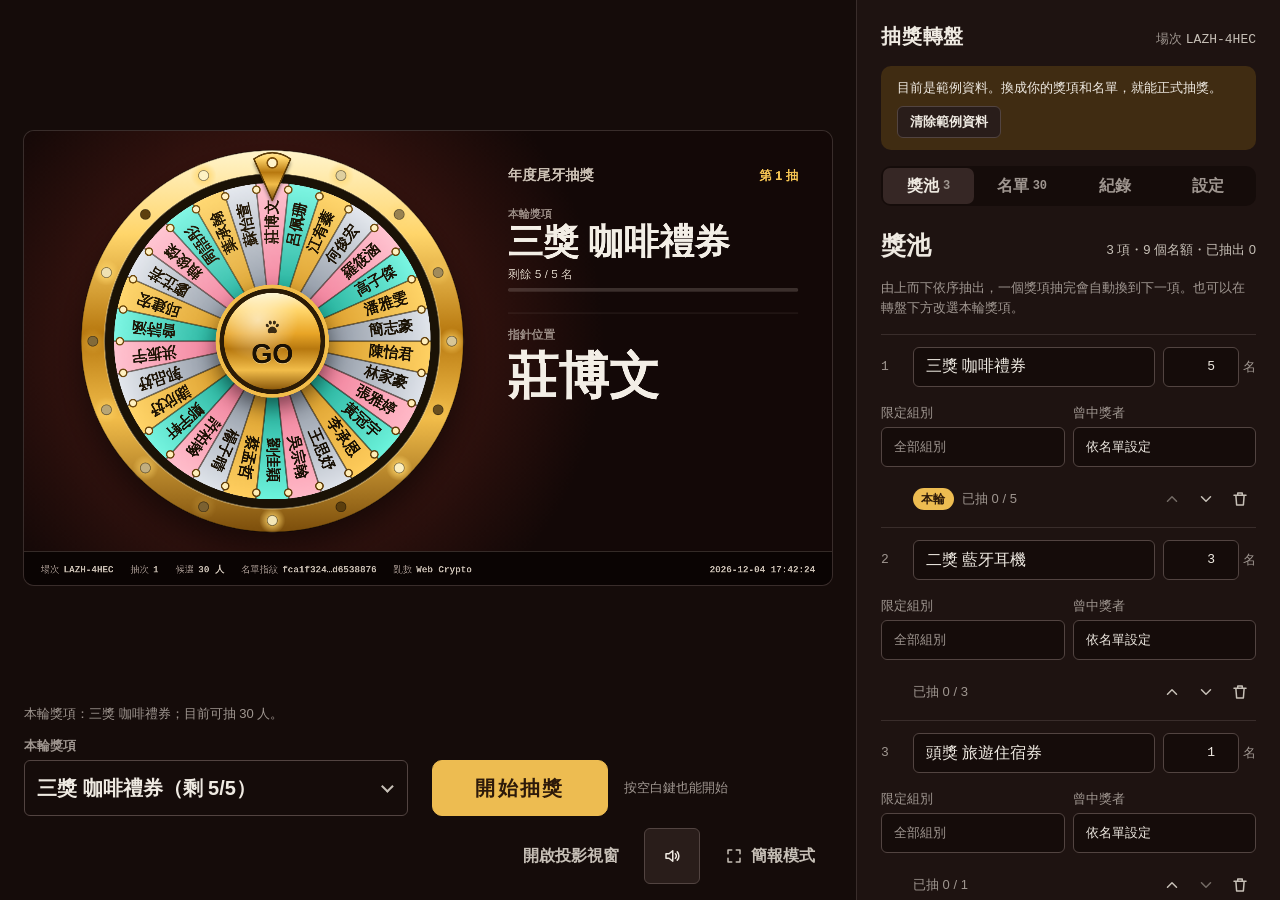
<file: index.html>
<!doctype html>
<html lang="zh-Hant-TW">
<head>
  <meta charset="utf-8">
  <meta name="viewport" content="width=device-width, initial-scale=1, viewport-fit=cover">
  <meta name="color-scheme" content="dark">
  <meta http-equiv="Content-Security-Policy" content="default-src 'none'; script-src 'self'; worker-src 'self'; style-src 'self'; img-src 'self' data:; media-src blob:; base-uri 'none'; form-action 'none'">
  <meta name="referrer" content="no-referrer">
  <title>抽獎轉盤</title>
  <link rel="icon" href="data:image/svg+xml,%3Csvg xmlns='http://www.w3.org/2000/svg' viewBox='0 0 64 64'%3E%3Ccircle cx='32' cy='32' r='29' fill='%23c9a13b'/%3E%3Cpath d='M32 32 32 5A27 27 0 0 1 59 32Z' fill='%23b8312f'/%3E%3Cpath d='M32 32 59 32A27 27 0 0 1 32 59Z' fill='%23f3ead8'/%3E%3Cpath d='M32 32 32 59A27 27 0 0 1 5 32Z' fill='%236d1d1c'/%3E%3Cpath d='M32 32 5 32A27 27 0 0 1 32 5Z' fill='%23e3b555'/%3E%3Ccircle cx='32' cy='32' r='7' fill='%23261612'/%3E%3C/svg%3E">
  <link rel="stylesheet" href="tokens.css">
  <link rel="stylesheet" href="app.css">
</head>
<body>
  <svg class="sprite" aria-hidden="true" focusable="false">
    <symbol id="i-play" viewBox="0 0 24 24"><path d="M7 5v14l11-7z"/></symbol>
    <symbol id="i-download" viewBox="0 0 24 24"><path d="M12 4v11M7 10l5 5 5-5M5 20h14"/></symbol>
    <symbol id="i-import" viewBox="0 0 24 24"><path d="M12 15V4M7 9l5-5 5 5M5 20h14"/></symbol>
    <symbol id="i-plus" viewBox="0 0 24 24"><path d="M12 5v14M5 12h14"/></symbol>
    <symbol id="i-up" viewBox="0 0 24 24"><path d="M6 15l6-6 6 6"/></symbol>
    <symbol id="i-down" viewBox="0 0 24 24"><path d="M6 9l6 6 6-6"/></symbol>
    <symbol id="i-trash" viewBox="0 0 24 24"><path d="M4 7h16M9 7V4h6v3M6.5 7l1 13h9l1-13"/></symbol>
    <symbol id="i-sound" viewBox="0 0 24 24"><path d="M4 9h4l5-4v14l-5-4H4zM16.5 9a4 4 0 0 1 0 6M19 6.5a8 8 0 0 1 0 11"/></symbol>
    <symbol id="i-mute" viewBox="0 0 24 24"><path d="M4 9h4l5-4v14l-5-4H4zM17 9.5l5 5M22 9.5l-5 5"/></symbol>
    <symbol id="i-expand" viewBox="0 0 24 24"><path d="M4 9V4h5M20 9V4h-5M4 15v5h5M20 15v5h-5"/></symbol>
    <symbol id="i-shrink" viewBox="0 0 24 24"><path d="M9 4v5H4M15 4v5h5M9 20v-5H4M15 20v-5h5"/></symbol>
    <symbol id="i-table" viewBox="0 0 24 24"><path d="M4 5h16v14H4zM4 10h16M4 14.5h16M10 5v14"/></symbol>
    <symbol id="i-archive" viewBox="0 0 24 24"><path d="M3.5 4h17v4h-17zM5 8v12h14V8M10 12h4"/></symbol>
    <symbol id="i-shield" viewBox="0 0 24 24"><path d="M12 3l7 3v6c0 4.4-3 7.6-7 9-4-1.4-7-4.6-7-9V6zM9 12l2 2 4-4"/></symbol>
    <symbol id="i-x" viewBox="0 0 24 24"><path d="M6 6l12 12M18 6L6 18"/></symbol>
  </svg>

  <div class="app" id="app">
    <main class="stage-area">
      <div class="stage-frame">
        <canvas id="stage" class="stage-canvas" width="1920" height="1080" role="img" aria-label="抽獎轉盤"></canvas>
      </div>

      <div class="controls">
        <p id="stage-text" class="stage-text" role="status" aria-live="polite"></p>
        <label class="controls__prize">
          <span class="controls__label">本輪獎項</span>
          <span class="select-wrap">
            <select id="prize-select" class="input select"></select>
          </span>
        </label>
        <div class="controls__go">
          <button id="spin" class="btn btn--primary btn--spin" type="button">
            <span class="spinner" aria-hidden="true"></span>
            <span class="btn__label">開始抽獎</span>
          </button>
          <p class="controls__hint" id="spin-hint" aria-live="polite">按空白鍵也能開始</p>
        </div>
        <div class="controls__tools">
          <button id="projection-open" class="btn btn--ghost" type="button">開啟投影視窗</button>
          <button id="sound-toggle" class="btn btn--icon" type="button" aria-pressed="true">
            <svg class="icon" aria-hidden="true"><use href="#i-sound"/></svg>
            <span class="sr-only">音效</span>
          </button>
          <button id="present-toggle" class="btn btn--ghost" type="button" aria-pressed="false">
            <svg class="icon" aria-hidden="true"><use href="#i-expand"/></svg>
            <span class="btn__label">簡報模式</span>
          </button>
        </div>
      </div>
    </main>

    <aside class="panel" aria-label="抽獎設定">
      <header class="panel__head">
        <h1 class="brand">抽獎轉盤</h1>
        <p class="panel__session">場次 <span class="mono" id="session-id">—</span></p>
      </header>

      <div class="notice notice--danger" id="state-alert" role="alert" hidden>
        <strong>場次資料需要處理</strong>
        <p id="state-alert-message"></p>
        <div class="row">
          <button class="btn btn--sm" id="state-alert-download" type="button">下載原始資料</button>
          <button class="btn btn--sm btn--ghost" id="state-alert-reload" type="button">重新讀取</button>
        </div>
      </div>

      <div class="notice" id="sample-notice" hidden>
        <p>目前是範例資料。換成你的獎項和名單，就能正式抽獎。</p>
        <button class="btn btn--sm" id="sample-clear" type="button">清除範例資料</button>
      </div>

      <div class="tabs" role="tablist" aria-label="面板">
        <button class="tab" role="tab" type="button" id="tab-prizes" aria-controls="pane-prizes" aria-selected="true">獎池<span class="tab__count" id="count-prizes"></span></button>
        <button class="tab" role="tab" type="button" id="tab-people" aria-controls="pane-people" aria-selected="false" tabindex="-1">名單<span class="tab__count" id="count-people"></span></button>
        <button class="tab" role="tab" type="button" id="tab-records" aria-controls="pane-records" aria-selected="false" tabindex="-1">紀錄<span class="tab__count" id="count-records"></span></button>
        <button class="tab" role="tab" type="button" id="tab-settings" aria-controls="pane-settings" aria-selected="false" tabindex="-1">設定</button>
      </div>

      <div class="panel__body">
        <section class="pane" id="pane-prizes" role="tabpanel" aria-labelledby="tab-prizes">
          <div class="pane__head">
            <h2 class="pane__title">獎池</h2>
            <p class="pane__meta" id="prize-summary"></p>
          </div>
          <p class="pane__note">由上而下依序抽出，一個獎項抽完會自動換到下一項。也可以在轉盤下方改選本輪獎項。</p>
          <fieldset class="lockable">
            <legend class="sr-only">獎項清單</legend>
            <ol class="prize-list" id="prize-list"></ol>
            <button class="btn btn--ghost btn--add" id="prize-add" type="button">
              <svg class="icon" aria-hidden="true"><use href="#i-plus"/></svg>新增獎項
            </button>
          </fieldset>
        </section>

        <section class="pane" id="pane-people" role="tabpanel" aria-labelledby="tab-people" hidden>
          <div class="pane__head">
            <h2 class="pane__title">抽獎名單</h2>
            <p class="pane__meta" id="people-summary"></p>
          </div>
          <p class="pane__note" id="people-lock-note" hidden>本場已有抽獎紀錄，名單與排除重複中獎的設定已鎖定。重設抽獎後可再編輯，名單會保留。</p>
          <fieldset class="lockable">
            <legend class="sr-only">抽獎名單</legend>
            <label class="field" for="people-text">
              <span class="field__label">每行一位，可從 Excel 直接貼上</span>
              <textarea id="people-text" class="input textarea" rows="14" maxlength="2000000" spellcheck="false" autocomplete="off" aria-describedby="people-help" placeholder="A001 陳怡君&#10;A002 林家豪"></textarea>
              <span class="field__help" id="people-help"></span>
            </label>
            <div class="row">
              <button class="btn" id="people-import" type="button">
                <svg class="icon" aria-hidden="true"><use href="#i-import"/></svg>匯入檔案
              </button>
              <button class="btn" id="people-dedupe" type="button">移除重複</button>
              <button class="btn btn--ghost" id="people-clear" type="button">清空名單</button>
            </div>
            <p class="pane__note">可匯入 .txt、.csv 或 .tsv（UTF-8、UTF-16、Big5）；Excel 的分頁文字檔也適用。分組請寫成「A001 陳怡君 | 業務部」。表格有姓名表頭時，會保留明確標示的編號與組別，略過電話與 Email 欄位。</p>
            <label class="check">
              <input type="checkbox" id="opt-exclude">
              <span>中獎的人不再參加之後的抽獎</span>
            </label>
          </fieldset>
        </section>

        <section class="pane" id="pane-records" role="tabpanel" aria-labelledby="tab-records" hidden>
          <div class="pane__head">
            <h2 class="pane__title">中獎紀錄</h2>
            <p class="pane__meta" id="records-summary"></p>
          </div>
          <div class="row">
            <button class="btn" id="export-csv" type="button">
              <svg class="icon" aria-hidden="true"><use href="#i-table"/></svg>匯出完整抽次紀錄
            </button>
            <button class="btn" id="export-valid" type="button">
              <svg class="icon" aria-hidden="true"><use href="#i-table"/></svg>匯出有效得獎名單
            </button>
            <button class="btn" id="print-valid" type="button">列印發獎核對表</button>
            <button class="btn" id="export-zip" type="button">
              <span class="spinner" aria-hidden="true"></span>
              <svg class="icon" aria-hidden="true"><use href="#i-archive"/></svg><span class="btn__label">匯出憑證包</span>
            </button>
            <button class="btn btn--ghost" id="verify-video" type="button">
              <svg class="icon" aria-hidden="true"><use href="#i-shield"/></svg>驗證錄影檔
            </button>
          </div>
          <p class="pane__note">完整抽次紀錄 CSV 保留作廢與中斷抽次；有效得獎名單 CSV 與發獎核對表只列目前有效的得獎者。紙本簽收不會寫回抽獎紀錄，作廢後請重新列印。憑證包 ZIP 內含完整紀錄、候選名單、可取得的錄影與 SHA-256 雜湊值。</p>
          <div class="export-receipt" id="export-hash" hidden>
            <p class="export-receipt__title">最近一次匯出的 ZIP</p>
            <p class="pane__note"><span id="export-file-name"></span> · <time id="export-time"></time></p>
            <p class="pane__note">ZIP SHA-256</p>
            <code id="export-hash-value" class="hash-value"></code>
            <div class="row">
              <button class="btn btn--sm" id="export-hash-copy" type="button">複製 SHA-256</button>
              <button class="btn btn--sm btn--ghost" id="export-receipt-download" type="button">下載文字收據</button>
            </div>
            <p class="pane__note">指紋只對上述 ZIP 有效。請保存原始 ZIP，並在活動時透過獨立管道公布指紋。</p>
            <p class="pane__note is-warning" id="export-receipt-stale" hidden>這份 ZIP 匯出後，抽次或作廢狀態已有變動。請重新匯出憑證包，再公布新的指紋。</p>
            <p class="pane__note is-warning" id="export-receipt-unknown" hidden>這份較早的收據沒有完整場次摘要，無法判斷設定或名單是否已變動；公布前請重新匯出憑證包。</p>
            <p class="pane__note is-warning" id="export-receipt-warning" hidden>瀏覽器無法保存這份收據；重新整理前請下載文字收據。</p>
          </div>
          <p class="pane__note"><a href="verify.html" target="_blank" rel="noopener">開啟獨立憑證驗證頁</a>，可在另一台電腦離線驗證 ZIP。</p>
          <div class="record-filters">
            <label class="field" for="records-search"><span class="field__label">查找紀錄</span><input class="input" id="records-search" type="search" placeholder="姓名、識別鍵、獎項或 #抽次" autocomplete="off"></label>
            <label class="field" for="records-status"><span class="field__label">狀態</span><select class="input select" id="records-status"><option value="">全部</option><option value="valid">有效</option><option value="void">作廢</option><option value="aborted">中斷</option></select></label>
          </div>
          <ol class="records" id="records"></ol>
          <div class="record-pager" id="records-pager" hidden>
            <p class="pane__meta" id="records-page-summary" aria-live="polite"></p>
            <div class="row" id="records-page-actions">
              <button class="btn btn--sm" id="records-previous" type="button">上一頁</button>
              <button class="btn btn--sm" id="records-next" type="button">下一頁</button>
            </div>
          </div>
        </section>

        <section class="pane" id="pane-settings" role="tabpanel" aria-labelledby="tab-settings" hidden>
          <div class="pane__head">
            <h2 class="pane__title">設定</h2>
          </div>
          <fieldset class="lockable">
            <legend class="sr-only">抽獎設定</legend>
            <label class="field" for="opt-title">
              <span class="field__label">活動名稱</span>
              <input class="input" id="opt-title" maxlength="40" autocomplete="off" placeholder="2026 年度尾牙" aria-describedby="opt-title-help">
              <span class="field__help" id="opt-title-help">顯示在轉盤畫面、錄影和匯出的檔名上。</span>
            </label>
            <label class="field" for="opt-spin">
              <span class="field__label">轉動時間 <output id="opt-spin-out" for="opt-spin"></output></span>
              <input type="range" id="opt-spin" min="3" max="15" step="1">
            </label>
            <div class="field">
              <span class="field__label">錄影</span>
              <label class="check">
                <input type="checkbox" id="opt-record">
                <span>每次抽獎自動錄影</span>
              </label>
              <label class="check">
                <input type="checkbox" id="opt-autodl">
                <span>錄完自動下載影片檔</span>
              </label>
              <p class="field__help" id="record-support"></p>
              <p class="field__help" id="storage-info"></p>
              <button class="btn btn--sm" id="retry-storage" type="button" hidden>重試儲存設定與紀錄</button>
            </div>
            <label class="check">
              <input type="checkbox" id="opt-sound">
              <span>音效（會一起錄進影片）</span>
            </label>
          </fieldset>
          <section class="workflow" aria-labelledby="preflight-title">
            <h3 id="preflight-title">活動前檢查</h3>
            <button class="btn" id="preflight" type="button">檢查設定與儲存</button>
            <button class="btn" id="rehearse" type="button">隔離預演一抽</button>
            <ul id="preflight-results" aria-live="polite"></ul>
            <p class="pane__note">檢查結果反映執行當下的名單、獎項與儲存狀態；資料改變後請重新檢查。預演會試轉轉盤與錄影功能，測試影片立即丟棄，不寫入抽獎紀錄、不占用名額。</p>
            <p class="pane__note">需要本機版？<a href="https://github.com/malilion/prize/archive/refs/heads/main.zip" target="_blank" rel="noopener noreferrer">下載抽獎程式 ZIP</a>，解壓後開啟 <code>index.html</code>。這不是場次備份；改用本機版前，請先匯出目前場次備份，再到本機版還原。</p>
          </section>
          <section class="workflow" aria-labelledby="backup-title">
            <h3 id="backup-title">場次移轉</h3>
            <button class="btn" id="backup-export" type="button">匯出場次備份</button>
            <button class="btn" id="backup-import" type="button">還原場次備份…</button>
            <p class="pane__note">備份為憑證 ZIP，包含目前設定、名單、紀錄、候選快照及可取得的錄影。還原會取代目前場次，請先匯出目前場次。</p>
          </section>
          <div class="danger">
            <h3 class="danger__title">重設抽獎</h3>
            <p>刪除所有中獎紀錄和錄影，並換一組新的場次代碼。獎池和名單會保留。</p>
            <button class="btn btn--danger-quiet" id="reset-open" type="button">重設抽獎…</button>
          </div>
          <p class="pane__note">快捷鍵：空白鍵或 Enter 開始抽獎・F 切換簡報模式・Esc 收起中獎畫面。</p>
        </section>
      </div>
    </aside>
  </div>

  <section class="print-sheet" id="print-sheet" aria-label="發獎核對表"></section>

  <dialog class="dialog" id="dlg-void" aria-labelledby="dlg-void-title">
    <form method="dialog" class="dialog__body">
      <h2 class="dialog__title" id="dlg-void-title">作廢第 <span data-f="seq"></span> 抽</h2>
      <p class="dialog__lead"><span data-f="prize"></span>・<strong data-f="name"></strong></p>
      <p class="dialog__note" data-f="identity" hidden></p>
      <label class="field" for="void-reason">
        <span class="field__label">作廢原因</span>
        <input class="input" id="void-reason" name="reason" maxlength="60" autocomplete="off" placeholder="未到場">
      </label>
      <label class="check">
        <input type="checkbox" name="back">
        <span>讓這個人回到候選名單</span>
      </label>
      <p class="dialog__note">紀錄和錄影都會保留並標示為作廢，這個獎項會多出 1 個名額可以重抽。未勾選放回時，此人不會參加後續獎項，即使該獎項允許重複中獎。</p>
      <div class="dialog__actions">
        <button class="btn btn--ghost" type="button" data-close>取消</button>
        <button class="btn btn--danger" value="confirm">作廢這一抽</button>
      </div>
    </form>
  </dialog>

  <dialog class="dialog" id="dlg-reset" aria-labelledby="dlg-reset-title">
    <form method="dialog" class="dialog__body">
      <h2 class="dialog__title" id="dlg-reset-title">重設抽獎</h2>
      <p>會刪除 <strong data-f="records"></strong> 筆中獎紀錄和 <strong data-f="videos"></strong> 段錄影，無法復原。</p>
      <p class="dialog__warn" data-f="pending" hidden></p>
      <label class="field" for="reset-confirm">
        <span class="field__label">輸入「重設」確認</span>
        <input class="input" id="reset-confirm" name="confirm" autocomplete="off">
      </label>
      <div class="dialog__actions">
        <button class="btn btn--ghost" type="button" data-close>取消</button>
        <button class="btn" type="button" data-close="export">先匯出憑證包</button>
        <button class="btn btn--danger" value="confirm" id="reset-go" disabled>重設抽獎</button>
      </div>
    </form>
  </dialog>

  <dialog class="dialog" id="dlg-people-import" aria-labelledby="dlg-people-import-title">
    <div class="dialog__body">
      <h2 class="dialog__title" id="dlg-people-import-title">確認匯入名單</h2>
      <p class="dialog__lead" id="people-import-summary"></p>
      <p class="dialog__warn" id="people-import-warning" hidden></p>
      <p class="dialog__note" id="people-import-columns"></p>
      <ol class="import-preview" id="people-import-preview" aria-label="即將匯入的前幾位參加者"></ol>
      <div class="dialog__actions">
        <button class="btn btn--ghost" type="button" data-close>取消</button>
        <button class="btn btn--primary" id="people-import-confirm" type="button">匯入名單</button>
      </div>
    </div>
  </dialog>

  <dialog class="dialog dialog--wide" id="dlg-video" aria-labelledby="dlg-video-title">
    <div class="dialog__body">
      <h2 class="dialog__title" id="dlg-video-title"></h2>
      <video class="player" controls playsinline preload="metadata"></video>
      <dl class="meta" data-f="meta"></dl>
      <div class="dialog__actions">
        <button class="btn btn--ghost" type="button" data-close>關閉</button>
        <button class="btn btn--primary" type="button" data-act="download">
          <svg class="icon" aria-hidden="true"><use href="#i-download"/></svg>下載錄影
        </button>
      </div>
    </div>
  </dialog>

  <dialog class="dialog dialog--wide" id="dlg-evidence" aria-labelledby="dlg-evidence-title">
    <div class="dialog__body">
      <h2 class="dialog__title" id="dlg-evidence-title">抽次快照查核</h2>
      <p class="dialog__lead" id="evidence-status" role="status" aria-live="polite"></p>
      <dl class="meta" id="evidence-meta"></dl>
      <p class="dialog__note">下方只預覽前 20 位候選人；完整名單可下載。這裡核對快照與本機紀錄是否一致，完整資格與整包完整性請使用憑證包驗證。</p>
      <ol class="import-preview" id="evidence-preview" aria-label="候選名單預覽"></ol>
      <div class="dialog__actions">
        <button class="btn btn--ghost" type="button" data-close>關閉</button>
        <button class="btn btn--primary" id="evidence-download" type="button" disabled>下載完整候選名單 CSV</button>
      </div>
    </div>
  </dialog>

  <dialog class="dialog" id="dlg-verify" aria-labelledby="dlg-verify-title">
    <div class="dialog__body">
      <h2 class="dialog__title" id="dlg-verify-title"></h2>
      <p class="dialog__lead" data-f="lead"></p>
      <dl class="meta" data-f="meta"></dl>
      <div class="dialog__actions">
        <button class="btn" type="button" data-close>關閉</button>
      </div>
    </div>
  </dialog>

  <dialog class="dialog" id="dlg-restore" aria-labelledby="dlg-restore-title">
    <div class="dialog__body">
      <h2 class="dialog__title" id="dlg-restore-title">還原場次備份</h2>
      <p id="restore-summary"></p>
      <p class="dialog__warn">目前場次的設定、紀錄與錄影會被取代。請先匯出目前場次備份。</p>
      <label class="field" for="restore-confirm"><span class="field__label">輸入「還原」確認</span><input class="input" id="restore-confirm" autocomplete="off"></label>
      <div class="dialog__actions">
        <button class="btn btn--ghost" type="button" data-close>取消</button>
        <button class="btn btn--danger" id="restore-go" type="button" disabled>還原</button>
      </div>
    </div>
  </dialog>

  <div class="toasts" id="toasts"></div>
  <p class="sr-only" id="announcer" aria-live="assertive"></p>
  <input type="file" id="file-people" accept=".txt,.csv,.tsv,text/plain,text/csv" hidden>
  <input type="file" id="file-verify" accept="video/*,.mp4,.webm" hidden>
  <input type="file" id="file-restore" accept=".zip,application/zip" hidden>

  <script src="js/util.js"></script>
  <script src="js/offline.js"></script>
  <script src="js/zip.js"></script>
  <script src="js/evidence.js"></script>
  <script src="js/eligibility.js"></script>
  <script src="js/store.js"></script>
  <script src="js/sound.js"></script>
  <script src="js/recorder.js"></script>
  <script src="js/stage.js"></script>
  <script src="js/app.js"></script>
</body>
</html>
</file>
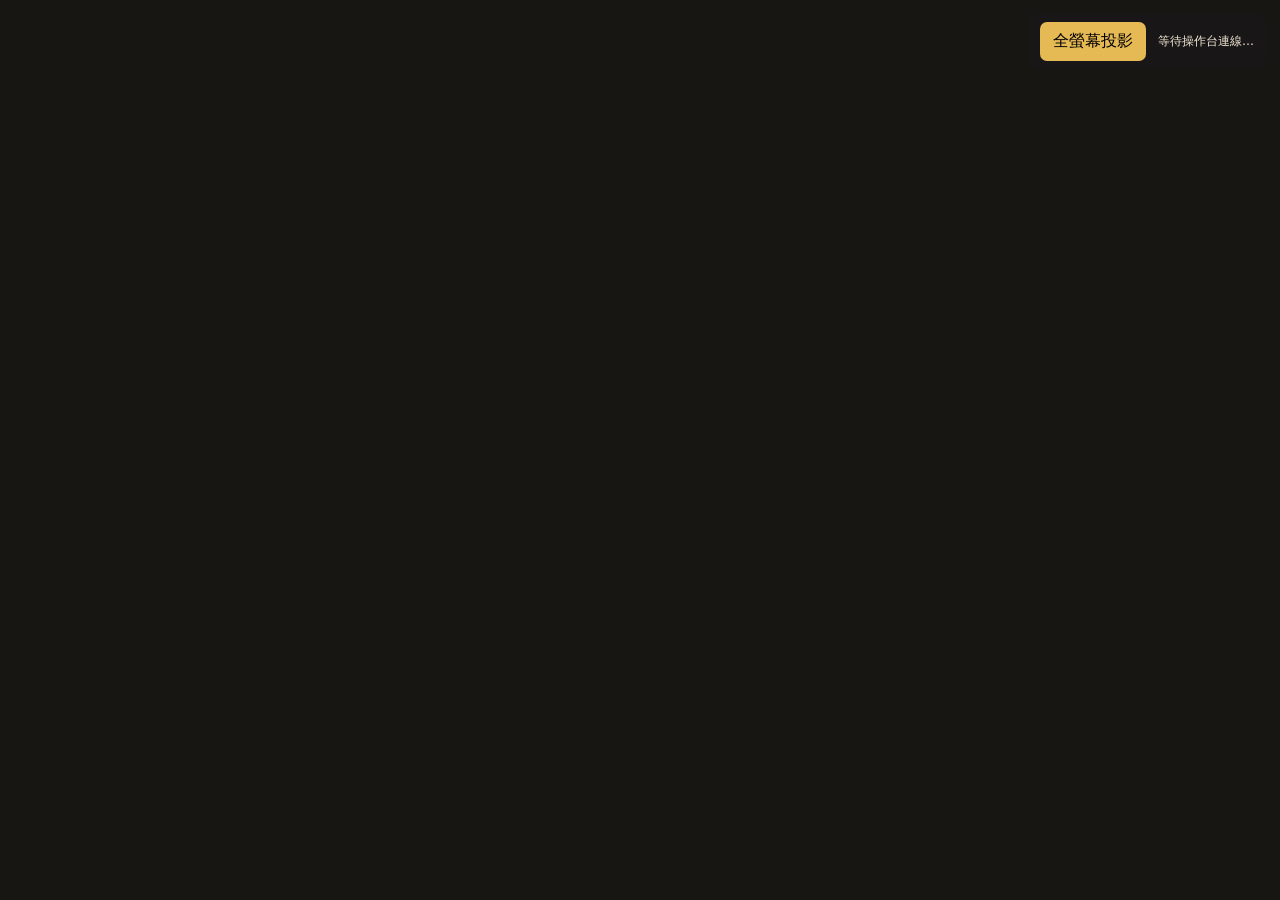
<file: projection.html>
<!doctype html>
<html lang="zh-Hant-TW">
<head>
  <meta charset="utf-8"><meta name="viewport" content="width=device-width, initial-scale=1">
  <meta http-equiv="Content-Security-Policy" content="default-src 'none'; script-src 'self'; style-src 'self'; base-uri 'none'">
  <title>抽獎投影</title><link rel="stylesheet" href="projection.css">
</head>
<body>
  <canvas id="projection-canvas" width="1920" height="1080" role="img" aria-label="抽獎投影畫面"></canvas>
  <div class="toolbar"><button id="fullscreen" type="button">全螢幕投影</button><p id="projection-status" role="status">等待操作台連線…</p></div>
  <script src="js/projection.js"></script>
</body>
</html>
</file>
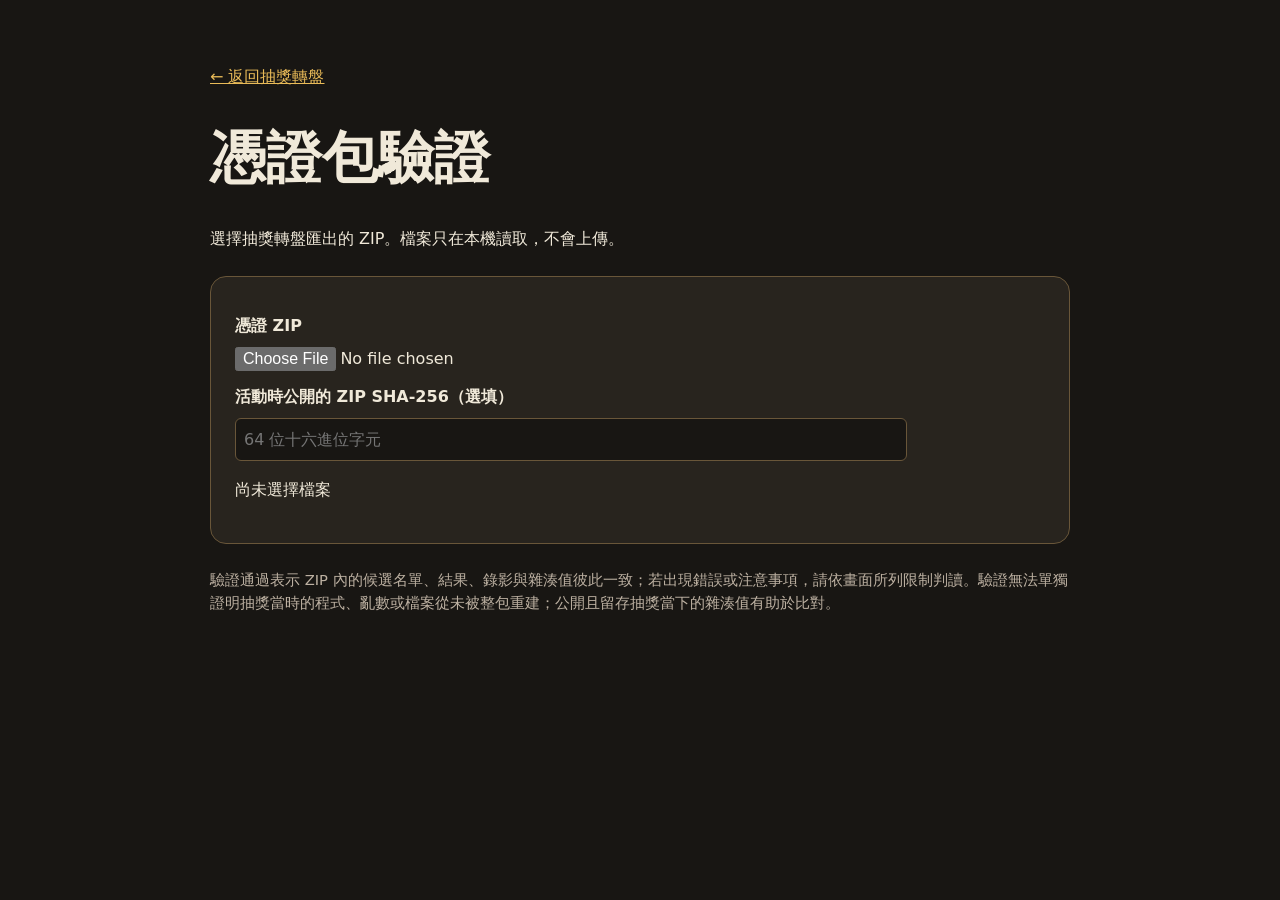
<file: verify.html>
<!doctype html>
<html lang="zh-Hant-TW">
<head>
  <meta charset="utf-8">
  <meta name="viewport" content="width=device-width, initial-scale=1">
  <meta http-equiv="Content-Security-Policy" content="default-src 'none'; script-src 'self'; worker-src 'self'; style-src 'self'; img-src 'self' data:; base-uri 'none'; form-action 'none'">
  <meta name="referrer" content="no-referrer">
  <title>憑證包驗證 · 抽獎轉盤</title>
  <link rel="stylesheet" href="tokens.css">
  <link rel="stylesheet" href="verify.css">
</head>
<body>
  <main>
    <header><a href="index.html">← 返回抽獎轉盤</a><h1>憑證包驗證</h1><p>選擇抽獎轉盤匯出的 ZIP。檔案只在本機讀取，不會上傳。</p></header>
    <section class="card">
      <label for="archive">憑證 ZIP</label>
      <input id="archive" type="file" accept=".zip,application/zip">
      <label for="expected-hash">活動時公開的 ZIP SHA-256（選填）</label>
      <input id="expected-hash" type="text" inputmode="latin" autocomplete="off" spellcheck="false" maxlength="64" placeholder="64 位十六進位字元">
      <p id="status" role="status" aria-live="polite">尚未選擇檔案</p>
    </section>
    <section class="card" id="result" hidden>
      <h2 id="result-title"></h2>
      <p id="summary"></p>
      <p>這份 ZIP 的 SHA-256：<code id="actual-hash"></code></p>
      <p id="hash-match" role="status"></p>
      <button id="download-report" type="button" disabled>下載驗證報告</button>
      <h3>檢查結果</h3><ul id="issues"></ul>
      <h3>抽獎紀錄</h3><ol id="draws"></ol>
    </section>
    <p class="note">驗證通過表示 ZIP 內的候選名單、結果、錄影與雜湊值彼此一致；若出現錯誤或注意事項，請依畫面所列限制判讀。驗證無法單獨證明抽獎當時的程式、亂數或檔案從未被整包重建；公開且留存抽獎當下的雜湊值有助於比對。</p>
  </main>
  <script src="js/util.js"></script>
  <script src="js/offline.js"></script>
  <script src="js/zip.js"></script>
  <script src="js/evidence.js"></script>
  <script src="js/eligibility.js"></script>
  <script src="js/verify.js"></script>
</body>
</html>
</file>
<file: tokens.css>
/* Hallmark · app-scope: 抽獎轉盤 (tool UI — macrostructure / nav / footer / hero skipped)
 * genre: atmospheric (dark stage for projection) · tone: festive, trustworthy
 * theme: custom "紅包" — paper oklch(16.5% 0.016 32) · accent gold oklch(82% 0.135 84) · signal red oklch(63% 0.22 27)
 * type: system CJK sans (offline-first — no web fonts at the venue) + system mono as the evidence-data register
 * axes: paper-band dark / display rounded-cjk-sans / accent warm
 */
:root {
  color-scheme: dark;

  /* Surfaces — warm near-black, lighter = higher */
  --color-paper:   oklch(16.5% 0.016 32);
  --color-paper-1: oklch(18.5% 0.017 32);
  --color-paper-2: oklch(20% 0.018 32);
  --color-paper-3: oklch(24.5% 0.02 32);
  --color-paper-4: oklch(29% 0.022 32);
  --color-rule:    oklch(31% 0.018 32);
  --color-rule-2:  oklch(40% 0.02 32);

  /* Ink */
  --color-ink:   oklch(94% 0.012 80);
  --color-ink-2: oklch(81% 0.014 70);
  --color-ink-3: oklch(68% 0.014 60);

  /* Accent — gold, used for the primary action, focus and "current" markers only */
  --color-accent:       oklch(82% 0.135 84);
  --color-accent-hover: oklch(86% 0.12 88);
  --color-accent-press: oklch(76% 0.14 80);
  --color-accent-ink:   oklch(24% 0.04 60);
  --color-accent-deep:  oklch(31% 0.05 70);
  --color-focus:        oklch(88% 0.11 92);

  /* Signals */
  --color-rec:         oklch(63% 0.22 27);
  --color-danger:      oklch(50% 0.19 27);
  --color-danger-hover: oklch(55% 0.19 27);
  --color-danger-ink:  oklch(96% 0.012 40);
  --color-danger-text: oklch(73% 0.15 27);
  --color-ok:          oklch(78% 0.13 150);

  /* Overlay modifiers (not palette colours) */
  --color-scrim: oklch(10% 0.01 32 / 0.74);
  --shadow-pop:  0 16px 40px -16px oklch(6% 0.01 32 / 0.9);

  /* Stage — read by js/stage.js and painted onto the recorded canvas */
  --stage-bg:     oklch(15% 0.02 28);
  --stage-bloom:  oklch(33% 0.09 30);
  --stage-band:   oklch(11.5% 0.016 28);
  --stage-ink:    oklch(95% 0.012 80);
  --stage-ink-2:  oklch(81% 0.02 70);
  --stage-ink-3:  oklch(64% 0.02 50);
  --stage-accent: oklch(84% 0.14 85);
  --stage-rec:    oklch(63% 0.22 27);
  /* Wheel — MalilionUI LuckyWheel: brushed-gold rim, metal-tone wedges (dark → light toward the rim) */
  --seg-1:        #d48f17;   /* gold */
  --seg-1-hi:     #ffd56a;
  --seg-2:        #77818f;   /* steel */
  --seg-2-hi:     #e3e7ed;
  --seg-3:        #f06d8c;   /* bean */
  --seg-3-hi:     #ffc2cf;
  --seg-4:        #0a9f89;   /* tech */
  --seg-4-hi:     #7af6e2;
  --seg-ink-light: #fff8e3;
  --seg-ink-dark:  #1a1104;
  --seg-empty:    oklch(25% 0.02 30);
  --rim-hi:       #fff4cc;
  --rim:          #ffd56a;
  --rim-mid:      #b7780f;
  --rim-2:        #f2bd4a;
  --rim-shade:    #7c4e0b;
  --groove:       #1a1206;
  --bulb-on:      #fff3c4;
  --bulb-off:     #5a3d0c;
  --bulb-glow:    #ffd66a;
  --peg:          #fff0bf;
  --peg-edge:     #6b450a;
  --hub-ring:     #2b1b06;
  --pointer-edge: #5a3a07;

  /* Type */
  --font-body: "PingFang TC", "Noto Sans TC", "Microsoft JhengHei", "Heiti TC", sans-serif;
  --font-mono: ui-monospace, "SF Mono", Menlo, Consolas, "Liberation Mono", monospace;
  --text-xs:   0.75rem;
  --text-sm:   0.8125rem;
  --text-base: 1rem;
  --text-md:   1.25rem;
  --text-lg:   1.5625rem;

  /* Space — 4pt scale */
  --space-3xs: 0.125rem;
  --space-2xs: 0.25rem;
  --space-xs:  0.5rem;
  --space-sm:  0.75rem;
  --space-md:  1rem;
  --space-lg:  1.5rem;
  --space-xl:  2.5rem;
  --space-2xl: 4rem;

  /* Shape */
  --radius-sm:   6px;
  --radius-md:   10px;
  --radius-pill: 999px;
  --control-h:   2.5rem;
  --panel-w:     26.5rem;

  /* Motion */
  --ease-out:    cubic-bezier(0.16, 1, 0.3, 1);
  --ease-in:     cubic-bezier(0.7, 0, 0.84, 0);
  --ease-in-out: cubic-bezier(0.65, 0, 0.35, 1);
  --dur-micro: 120ms;
  --dur-short: 220ms;
  --dur-long:  420ms;

  /* Layers */
  --z-base:   1;
  --z-raised: 10;
  --z-sticky: 200;
  --z-modal:  400;
  --z-toast:  500;
}
</file>
<file: app.css>
/* Hallmark · app-scope: 抽獎轉盤 · genre: atmospheric · theme: custom "紅包" (see tokens.css)
 * Hallmark · pre-emit critique: P4 H4 E4 S5 R4 V4
 * Layout and components. Every colour, font, space and easing comes from tokens.css. */

/* ---------- base ---------- */

*, *::before, *::after { box-sizing: border-box; }
[hidden] { display: none !important; }

html {
  overflow-x: clip;
  -webkit-text-size-adjust: 100%;
  text-size-adjust: 100%;
}

body {
  margin: 0;
  overflow-x: clip;
  min-height: 100dvh;
  background: var(--color-paper);
  color: var(--color-ink);
  font-family: var(--font-body);
  font-size: var(--text-base);
  line-height: 1.55;
  -webkit-font-smoothing: antialiased;
}

h1, h2, h3, p, dl, dd, ol { margin: 0; }
h1, h2, h3 { min-width: 0; font-style: normal; line-height: 1.25; overflow-wrap: anywhere; }
ol { padding: 0; list-style: none; }
button, input, select, textarea { font: inherit; color: inherit; letter-spacing: inherit; }
button { cursor: pointer; }
fieldset { display: grid; gap: var(--space-md); min-width: 0; margin: 0; padding: 0; border: 0; }

.mono, time, output { font-family: var(--font-mono); font-variant-numeric: tabular-nums; }
:focus-visible { outline: 2px solid var(--color-focus); outline-offset: 2px; }

.sr-only {
  position: absolute;
  width: 1px;
  height: 1px;
  margin: -1px;
  padding: 0;
  overflow: hidden;
  clip: rect(0 0 0 0);
  white-space: nowrap;
  border: 0;
}
.sprite { position: absolute; width: 0; height: 0; overflow: hidden; }
.icon {
  width: 1.125rem;
  height: 1.125rem;
  flex: none;
  fill: none;
  stroke: currentColor;
  stroke-width: 2;
  stroke-linecap: round;
  stroke-linejoin: round;
}

/* ---------- layout (mobile first) ---------- */

.app { display: grid; grid-template-columns: minmax(0, 1fr); }

.stage-area {
  display: grid;
  align-content: start;
  gap: var(--space-sm);
  padding: var(--space-sm);
}
.stage-frame { display: grid; place-items: center; min-width: 0; }
.stage-canvas {
  display: block;
  width: 100%;
  height: auto;
  aspect-ratio: 16 / 9;
  border-radius: var(--radius-md);
  background: var(--stage-bg);
  box-shadow: 0 0 0 1px var(--color-rule);
}

.panel {
  display: flex;
  flex-direction: column;
  border-top: 1px solid var(--color-rule);
  background: var(--color-paper-2);
  padding-bottom: env(safe-area-inset-bottom);
}
.panel__body { flex: 1 1 auto; padding: var(--space-lg); }

@media (min-width: 64rem) {
  .app { grid-template-columns: minmax(0, 1fr) var(--panel-w); height: 100dvh; }
  .stage-area {
    grid-template-rows: minmax(0, 1fr) auto;
    min-height: 0;
    padding: var(--space-lg) var(--space-lg) var(--space-md);
  }
  .stage-frame { container-type: size; min-height: 0; }
  .stage-canvas { width: min(100cqw, 100cqh * 16 / 9); }
  .panel { min-height: 0; border-top: 0; border-inline-start: 1px solid var(--color-rule); }
  .panel__body { min-height: 0; overflow-y: auto; overscroll-behavior: contain; }
}

/* Presentation mode: the stage takes the whole screen, the panel steps away. */
.app.is-presenting { grid-template-columns: minmax(0, 1fr); height: 100dvh; }
.app.is-presenting .panel { display: none; }
.app.is-presenting .stage-area {
  grid-template-rows: minmax(0, 1fr) auto;
  min-height: 0;
  padding: var(--space-xs) var(--space-md) var(--space-sm);
}
.app.is-presenting .stage-frame { container-type: size; min-height: 0; }
.app.is-presenting .stage-canvas {
  width: min(100cqw, 100cqh * 16 / 9);
  border-radius: 0;
  box-shadow: none;
}

/* ---------- control bar ---------- */

.controls {
  display: flex;
  flex-wrap: wrap;
  align-items: flex-end;
  gap: var(--space-sm) var(--space-lg);
}
.stage-text { flex-basis: 100%; margin: 0; color: var(--color-ink-3); font-size: var(--text-sm); }
.controls__prize {
  display: grid;
  gap: var(--space-2xs);
  flex: 1 1 15rem;
  min-width: 0;
  max-width: 24rem;
}
.controls__label { font-size: var(--text-sm); font-weight: 600; color: var(--color-ink-3); }
.controls__prize .select { min-height: 3.5rem; font-size: var(--text-md); font-weight: 600; }
.controls__go { display: flex; flex-wrap: wrap; align-items: center; gap: var(--space-xs) var(--space-md); }
.controls__hint { max-width: 22rem; font-size: var(--text-sm); color: var(--color-ink-3); }
.controls__hint.is-warning { color: var(--color-accent); }
.controls__tools { display: flex; gap: var(--space-xs); margin-inline-start: auto; }
.controls__tools .btn { min-height: 3.5rem; }
.controls__tools .btn--icon { width: 3.5rem; }

/* ---------- buttons ---------- */

.btn {
  --btn-bg: var(--color-paper-3);
  --btn-bg-hover: var(--color-paper-4);
  --btn-ink: var(--color-ink);
  --btn-border: var(--color-rule-2);
  position: relative;
  display: inline-flex;
  align-items: center;
  justify-content: center;
  gap: var(--space-xs);
  min-height: var(--control-h);
  padding: 0 var(--space-md);
  border: 1px solid var(--btn-border);
  border-radius: var(--radius-sm);
  background: var(--btn-bg);
  color: var(--btn-ink);
  font-size: var(--text-base);
  font-weight: 600;
  line-height: 1.2;
  white-space: nowrap;
  transition:
    background-color var(--dur-micro) var(--ease-out),
    border-color var(--dur-micro) var(--ease-out),
    transform var(--dur-micro) var(--ease-out);
}
@media (hover: hover) {
  .btn:hover:not(:disabled) { background: var(--btn-bg-hover); }
}
.btn:active:not(:disabled) { transform: translateY(1px); }
.btn:disabled { opacity: 0.5; cursor: not-allowed; }
.btn[aria-busy="true"], .btn[aria-busy="true"]:disabled { opacity: 1; cursor: progress; }

.btn--primary {
  --btn-bg: var(--color-accent);
  --btn-bg-hover: var(--color-accent-hover);
  --btn-ink: var(--color-accent-ink);
  --btn-border: var(--color-accent);
}
.btn--primary:active:not(:disabled) { background: var(--color-accent-press); }
.btn--ghost {
  --btn-bg: transparent;
  --btn-bg-hover: var(--color-paper-3);
  --btn-ink: var(--color-ink-2);
  --btn-border: transparent;
}
.btn--danger {
  --btn-bg: var(--color-danger);
  --btn-bg-hover: var(--color-danger-hover);
  --btn-ink: var(--color-danger-ink);
  --btn-border: var(--color-danger);
}
.btn--danger-quiet {
  --btn-bg: transparent;
  --btn-bg-hover: var(--color-paper-3);
  --btn-ink: var(--color-danger-text);
  --btn-border: var(--color-danger);
}
.btn--icon { width: var(--control-h); padding: 0; }
.btn--sm { min-height: 2rem; padding: 0 var(--space-sm); font-size: var(--text-sm); }
.btn--icon.btn--sm { width: 2rem; padding: 0; }
.btn--add { justify-self: start; }
.btn--spin {
  min-width: 11rem;
  min-height: 3.5rem;
  padding: 0 var(--space-xl);
  border-radius: var(--radius-md);
  font-size: var(--text-md);
  font-weight: 700;
  letter-spacing: 0.12em;
}

.spinner {
  display: none;
  width: 1em;
  height: 1em;
  flex: none;
  border: 2px solid currentColor;
  border-inline-end-color: transparent;
  border-radius: 50%;
  animation: spin 0.8s linear infinite;
}
.btn[aria-busy="true"] .spinner { display: inline-block; }
.btn[aria-busy="true"] .icon { display: none; }
@keyframes spin { to { transform: rotate(360deg); } }

/* ---------- form controls ---------- */

.field { display: grid; gap: var(--space-2xs); }
.field__label {
  display: flex;
  justify-content: space-between;
  gap: var(--space-xs);
  font-size: var(--text-sm);
  font-weight: 600;
  color: var(--color-ink-2);
}
.field__help { min-height: 1lh; font-size: var(--text-sm); color: var(--color-ink-3); }
.field__help.is-warning { color: var(--color-accent); }
.field__error { font-size: var(--text-sm); color: var(--color-danger-text); }
.field__error:empty { display: none; }

.input {
  width: 100%;
  min-height: var(--control-h);
  padding: 0 var(--space-sm);
  border: 1px solid var(--color-rule-2);
  border-radius: var(--radius-sm);
  background: var(--color-paper);
  color: var(--color-ink);
  outline: 2px solid transparent;
  outline-offset: 1px;
  transition: background-color var(--dur-micro) var(--ease-out);
}
.input::placeholder { color: var(--color-ink-3); opacity: 1; }
@media (hover: hover) {
  .input:hover:not(:disabled):not(:focus) { background: var(--color-paper-1); }
}
.input:focus-visible { outline-color: var(--color-focus); border-color: var(--color-ink-3); }
.input:disabled { opacity: 0.55; cursor: not-allowed; }
.input[aria-invalid="true"] { border-color: var(--color-danger-text); }

.textarea {
  min-height: 15rem;
  padding: var(--space-sm);
  line-height: 1.65;
  resize: vertical;
}
.input--num {
  width: 4.75rem;
  padding-inline: var(--space-xs);
  text-align: end;
  font-family: var(--font-mono);
  font-variant-numeric: tabular-nums;
}

.select-wrap { position: relative; display: block; min-width: 0; }
.select {
  appearance: none;
  padding-inline-end: var(--space-xl);
  overflow: hidden;
  text-overflow: ellipsis;
  white-space: nowrap;
  cursor: pointer;
}
.select:disabled { cursor: not-allowed; }
.select-wrap::after {
  content: "";
  position: absolute;
  top: 50%;
  inset-inline-end: var(--space-md);
  width: 0.55rem;
  height: 0.55rem;
  border-inline-end: 2px solid var(--color-ink-2);
  border-block-end: 2px solid var(--color-ink-2);
  transform: translateY(-70%) rotate(45deg);
  pointer-events: none;
}

.check { display: flex; align-items: flex-start; gap: var(--space-xs); line-height: 1.45; cursor: pointer; }
.check input {
  flex: none;
  width: 1.125rem;
  height: 1.125rem;
  margin: 0.15rem 0 0;
  accent-color: var(--color-accent);
  cursor: pointer;
}
.check input:disabled, .check input:disabled + span { opacity: 0.55; cursor: not-allowed; }
input[type="range"] { width: 100%; margin: var(--space-xs) 0; accent-color: var(--color-accent); }

/* ---------- panel ---------- */

.panel__head {
  display: flex;
  align-items: baseline;
  justify-content: space-between;
  gap: var(--space-md);
  padding: var(--space-lg) var(--space-lg) var(--space-md);
}
.brand { font-size: var(--text-md); font-weight: 700; letter-spacing: 0.04em; }
.panel__session { font-size: var(--text-sm); color: var(--color-ink-3); white-space: nowrap; }
.panel__session .mono { color: var(--color-ink-2); }

.notice {
  display: grid;
  justify-items: start;
  gap: var(--space-xs);
  margin: 0 var(--space-lg) var(--space-md);
  padding: var(--space-sm) var(--space-md);
  border-radius: var(--radius-md);
  background: var(--color-accent-deep);
  color: var(--color-ink);
  font-size: var(--text-sm);
}
.notice--danger { border: 1px solid var(--color-danger); background: var(--color-paper-3); }
.notice--danger strong { color: var(--color-danger-text); }

.tabs {
  display: grid;
  grid-template-columns: repeat(4, minmax(0, 1fr));
  gap: var(--space-3xs);
  margin: 0 var(--space-lg);
  padding: var(--space-3xs);
  border-radius: var(--radius-md);
  background: var(--color-paper);
}
.tab {
  display: inline-flex;
  align-items: center;
  justify-content: center;
  gap: var(--space-2xs);
  min-height: 2.25rem;
  padding: 0 var(--space-xs);
  border: 0;
  border-radius: calc(var(--radius-md) - 3px);
  background: transparent;
  color: var(--color-ink-3);
  font-weight: 600;
  white-space: nowrap;
  transition: background-color var(--dur-micro) var(--ease-out), color var(--dur-micro) var(--ease-out);
}
@media (hover: hover) {
  .tab:hover { color: var(--color-ink); }
}
.tab:active { transform: translateY(1px); }
.tab[aria-selected="true"] { background: var(--color-paper-4); color: var(--color-ink); }
.tab__count { font-family: var(--font-mono); font-size: var(--text-xs); font-variant-numeric: tabular-nums; color: var(--color-ink-3); }
.tab__count:empty { display: none; }

.pane { display: grid; gap: var(--space-md); }
.pane__head { display: flex; flex-wrap: wrap; align-items: baseline; justify-content: space-between; gap: var(--space-xs) var(--space-sm); }
.pane__title { font-size: var(--text-lg); font-weight: 700; }
.pane__meta { font-size: var(--text-sm); color: var(--color-ink-2); font-variant-numeric: tabular-nums; }
.pane__note { font-size: var(--text-sm); color: var(--color-ink-3); }
.row { display: flex; flex-wrap: wrap; gap: var(--space-xs); }

/* ---------- prizes ---------- */

.prize-list { display: grid; border-top: 1px solid var(--color-rule); }
.prize {
  display: grid;
  gap: var(--space-xs);
  padding: var(--space-sm) 0;
  border-bottom: 1px solid var(--color-rule);
}
.prize__line { display: flex; align-items: center; gap: var(--space-xs); }
.prize__rules { display: grid; grid-template-columns: 1fr 1fr; gap: var(--space-xs); margin-block: var(--space-xs); }
.prize__rules label { display: grid; gap: .25rem; font-size: var(--text-sm); color: var(--color-ink-3); }
.prize__rules .input { min-width: 0; width: 100%; }
.workflow { border-top: 1px solid var(--color-line, #685441); padding-block: var(--space-md); }
.workflow h3 { margin: 0 0 var(--space-sm); }
.workflow .btn { margin: 0 var(--space-xs) var(--space-xs) 0; }
.workflow ul { padding-inline-start: 1.35rem; }
.check-ok { color: #aad799; }
.check-bad { color: #e9ad86; }
.hash-value { overflow-wrap: anywhere; user-select: all; }
.export-receipt { display: grid; gap: var(--space-xs); padding: var(--space-sm); border: 1px solid var(--color-rule); border-radius: var(--radius-sm); background: var(--color-paper-3); }
.export-receipt__title { font-weight: 700; }
.record-filters { display: grid; grid-template-columns: minmax(0, 1fr) minmax(8rem, auto); gap: var(--space-sm); }
.record-pager { display: flex; flex-wrap: wrap; align-items: center; justify-content: space-between; gap: var(--space-sm); }
@media (max-width: 560px) { .record-filters { grid-template-columns: 1fr; } }
@media (max-width: 560px) { .prize__rules { grid-template-columns: 1fr; } }
.prize__index { flex: none; width: var(--space-lg); font-size: var(--text-sm); color: var(--color-ink-3); }
.prize__name { flex: 1 1 auto; min-width: 0; }
.prize__qty { display: flex; flex: none; align-items: center; gap: var(--space-2xs); font-size: var(--text-sm); color: var(--color-ink-3); }
.prize__meta { justify-content: space-between; padding-inline-start: calc(var(--space-lg) + var(--space-xs)); font-size: var(--text-sm); color: var(--color-ink-3); }
.prize__status { display: flex; align-items: center; gap: var(--space-xs); font-variant-numeric: tabular-nums; }
.prize__tools { display: flex; gap: var(--space-3xs); }
.prize .field__error { padding-inline-start: calc(var(--space-lg) + var(--space-xs)); }

.chip {
  display: inline-flex;
  align-items: center;
  min-height: 1.375rem;
  padding: 0 var(--space-xs);
  border-radius: var(--radius-pill);
  font-size: var(--text-xs);
  font-weight: 700;
  letter-spacing: 0.04em;
  white-space: nowrap;
}
.chip--accent { background: var(--color-accent); color: var(--color-accent-ink); }
.chip--quiet { background: var(--color-paper-4); color: var(--color-ink-2); }

/* ---------- records ---------- */

.records { display: grid; }
.record {
  display: grid;
  gap: var(--space-2xs);
  padding: var(--space-md) 0;
  border-bottom: 1px solid var(--color-rule);
}
.record__head { display: flex; align-items: baseline; gap: var(--space-xs); font-size: var(--text-sm); color: var(--color-ink-3); }
.record__seq { flex: none; color: var(--color-ink-2); }
.record__prize { flex: 1 1 auto; min-width: 0; overflow: hidden; text-overflow: ellipsis; white-space: nowrap; color: var(--color-ink-2); }
.record__time { flex: none; }
.record__name { display: flex; flex-wrap: wrap; align-items: center; gap: var(--space-2xs) var(--space-xs); }
.record__who { font-size: var(--text-md); font-weight: 700; overflow-wrap: anywhere; min-width: 0; }
.record__identity { color: var(--color-ink-3); font-size: var(--text-sm); overflow-wrap: anywhere; }
.record.is-void .record__who { color: var(--color-ink-3); text-decoration: line-through; text-decoration-thickness: 2px; }
.badge {
  display: inline-flex;
  padding: var(--space-3xs) var(--space-xs);
  border-radius: var(--radius-pill);
  background: var(--color-paper-4);
  color: var(--color-ink-2);
  font-size: var(--text-xs);
  font-weight: 600;
}
.badge--void { color: var(--color-danger-text); }
.record__video { display: flex; flex-wrap: wrap; gap: var(--space-3xs) var(--space-sm); font-size: var(--text-sm); color: var(--color-ink-3); }
.record__video.is-error { color: var(--color-danger-text); }
.record__hash { font-size: var(--text-xs); }
.record__actions { display: flex; flex-wrap: wrap; gap: var(--space-2xs); margin-top: var(--space-2xs); }

.empty { display: grid; gap: var(--space-xs); padding: var(--space-xl) 0; color: var(--color-ink-3); font-size: var(--text-sm); }
.empty__title { color: var(--color-ink); font-size: var(--text-base); font-weight: 600; }

/* ---------- settings ---------- */

.danger {
  display: grid;
  justify-items: start;
  gap: var(--space-xs);
  margin-top: var(--space-sm);
  padding-top: var(--space-lg);
  border-top: 1px solid var(--color-rule);
}
.danger__title { font-size: var(--text-base); font-weight: 700; }
.danger p { font-size: var(--text-sm); color: var(--color-ink-3); }

/* ---------- dialogs ---------- */

.dialog {
  position: fixed;
  inset: 0;
  width: min(30rem, calc(100% - 2 * var(--space-md)));
  height: fit-content;
  max-height: min(88dvh, 48rem);
  margin: auto;
  padding: 0;
  overflow: auto;
  border: 1px solid var(--color-rule-2);
  border-radius: var(--radius-md);
  background: var(--color-paper-2);
  color: var(--color-ink);
  box-shadow: var(--shadow-pop);
}
.dialog[open] { animation: dialog-in var(--dur-long) var(--ease-out); }
.dialog::backdrop { background: var(--color-scrim); }
.dialog--wide { width: min(60rem, calc(100% - 2 * var(--space-md))); }
.dialog__body { display: grid; gap: var(--space-md); padding: var(--space-lg); }
.dialog__title { font-size: var(--text-lg); font-weight: 700; }
.dialog__lead { color: var(--color-ink-2); overflow-wrap: anywhere; }
.dialog__note { font-size: var(--text-sm); color: var(--color-ink-3); }
.dialog__warn { font-size: var(--text-sm); color: var(--color-accent); }
.dialog__actions { display: flex; flex-wrap: wrap; justify-content: flex-end; gap: var(--space-xs); padding-top: var(--space-xs); }
.dialog.is-ok .dialog__title { color: var(--color-ok); }
.dialog.is-bad .dialog__title { color: var(--color-danger-text); }
.import-preview { max-height: 12rem; overflow: auto; padding: var(--space-sm) var(--space-sm) var(--space-sm) 2.5rem; border: 1px solid var(--color-rule); border-radius: var(--radius-sm); background: var(--color-paper-1); font-size: var(--text-sm); list-style: decimal; overflow-wrap: anywhere; }
.import-preview li + li { margin-top: var(--space-2xs); }
.import-preview .is-winner { color: var(--color-accent); font-weight: 700; }
.player { display: block; width: 100%; aspect-ratio: 16 / 9; border-radius: var(--radius-sm); background: var(--stage-bg); }
.meta { display: grid; grid-template-columns: max-content minmax(0, 1fr); gap: var(--space-2xs) var(--space-md); font-size: var(--text-sm); }
.meta dt { color: var(--color-ink-3); }
.meta dd { overflow-wrap: anywhere; }
.meta .mono { font-size: var(--text-xs); }
@keyframes dialog-in { from { opacity: 0; transform: scale(0.96); } }

/* ---------- toasts ---------- */

.toasts {
  position: fixed;
  inset-inline-end: var(--space-md);
  inset-block-end: max(var(--space-md), env(safe-area-inset-bottom));
  z-index: var(--z-toast);
  display: grid;
  gap: var(--space-xs);
  width: min(26rem, calc(100% - 2 * var(--space-md)));
  pointer-events: none;
}
.toast {
  display: flex;
  align-items: center;
  gap: var(--space-xs);
  padding: var(--space-xs) var(--space-xs) var(--space-xs) var(--space-md);
  border: 1px solid var(--color-rule-2);
  border-radius: var(--radius-md);
  background: var(--color-paper-4);
  box-shadow: var(--shadow-pop);
  font-size: var(--text-sm);
  pointer-events: auto;
  animation: toast-in var(--dur-short) var(--ease-out);
}
.toast--error { border-color: var(--color-danger-text); }
.toast__msg { flex: 1 1 auto; min-width: 0; padding-block: var(--space-2xs); }
.toast.is-leaving { animation: toast-out calc(var(--dur-short) * 0.75) var(--ease-in) forwards; }
@keyframes toast-in { from { opacity: 0; transform: translateY(8px); } }
@keyframes toast-out { to { opacity: 0; transform: translateY(8px); } }

/* ---------- paper fulfillment list ---------- */

.print-sheet { display: none; }

@media print {
  @page { margin: 12mm; }
  html { overflow: visible; }
  body.is-printing-winners { overflow: visible; height: auto; min-height: 0; background: #fff; color: #111; }
  body.is-printing-winners > :not(#print-sheet) { display: none !important; }
  body.is-printing-winners .print-sheet { display: block; font-size: 10pt; line-height: 1.35; }
  .print-sheet__head { margin-bottom: 8mm; }
  .print-sheet__head h1 { font-size: 18pt; margin-bottom: 2mm; }
  .print-sheet__head p, .print-sheet__note { font-size: 9pt; }
  .print-sheet__table { width: 100%; border-collapse: collapse; table-layout: fixed; }
  .print-sheet__table thead { display: table-header-group; }
  .print-sheet__table tr { break-inside: avoid; }
  .print-sheet__table th, .print-sheet__table td { border: 1px solid #555; padding: 2.5mm 2mm; text-align: left; vertical-align: top; overflow-wrap: anywhere; }
  .print-sheet__table th:nth-child(1) { width: 9%; }
  .print-sheet__table th:nth-child(2) { width: 23%; }
  .print-sheet__table th:nth-child(3) { width: 30%; }
  .print-sheet__table th:nth-child(4) { width: 23%; }
  .print-sheet__table th:nth-child(5) { width: 15%; }
  .print-sheet__table small { display: block; margin-top: 1mm; font-size: 8pt; }
  .print-sheet__signature { height: 13mm; }
  .print-sheet__note { margin-top: 5mm; }
}

/* ---------- input capability & preferences ---------- */

@media (pointer: coarse) {
  :root { --control-h: 2.75rem; }
  .btn--sm { min-height: 2.75rem; }
  .btn--icon.btn--sm { width: 2.75rem; }
  .tab { min-height: 2.75rem; }
  .check { padding-block: var(--space-2xs); }
}

@media (prefers-reduced-motion: reduce) {
  *, *::before, *::after {
    animation-duration: 150ms !important;
    animation-iteration-count: 1 !important;
    transition-duration: 150ms !important;
  }
  .spinner { animation: spin 1.6s linear infinite !important; }
}
</file>
<file: projection.css>
html,body{margin:0;width:100%;height:100%;background:#181613;color:#f2e8d4;font:16px system-ui,sans-serif}body{display:grid;place-items:center;overflow:hidden}canvas{width:100vw;max-height:100vh;aspect-ratio:16/9;object-fit:contain}.toolbar{position:fixed;right:14px;top:14px;display:flex;align-items:center;gap:12px;background:#1a1719d9;padding:8px 12px;border-radius:10px}.toolbar p{margin:0;font-size:12px}button{padding:9px 13px;background:#e5b954;border:0;border-radius:7px;font:inherit;cursor:pointer}:fullscreen .toolbar{opacity:0}:fullscreen .toolbar:focus-within,:fullscreen .toolbar:hover{opacity:1}
:fullscreen .toolbar.is-disconnected{opacity:1}
</file>
<file: verify.css>
body{margin:0;background:#181613;color:#f0e9d9;font:16px/1.6 system-ui,sans-serif}main{max-width:860px;margin:auto;padding:clamp(20px,5vw,64px)}a{color:#e9bb58}h1{font-size:clamp(2rem,5vw,3.5rem);line-height:1.1}h2{margin-top:0}.card{background:#28241e;border:1px solid #695639;border-radius:16px;padding:24px;margin:24px 0}label{display:block;font-weight:700;margin:12px 0 8px}input{max-width:100%;font:inherit}input[type=text]{width:min(100%,42rem);padding:8px;background:#181613;color:#f0e9d9;border:1px solid #695639;border-radius:6px;box-sizing:border-box}code{overflow-wrap:anywhere}li{padding:5px 0}.ok{color:#bde2ae}.bad{color:#ffb2a9}.warn{color:#f5cf83}.note{color:#bdb1a2;font-size:.92rem}#status{min-height:1.5em}
#download-report{font:inherit;padding:9px 14px;border:1px solid #e9bb58;border-radius:6px;background:#e9bb58;color:#28241e;cursor:pointer}#download-report:hover:not(:disabled){background:#f5cf83}#download-report:disabled{opacity:.5;cursor:not-allowed}#download-report:focus-visible{outline:2px solid #f5cf83;outline-offset:3px}
</file>
